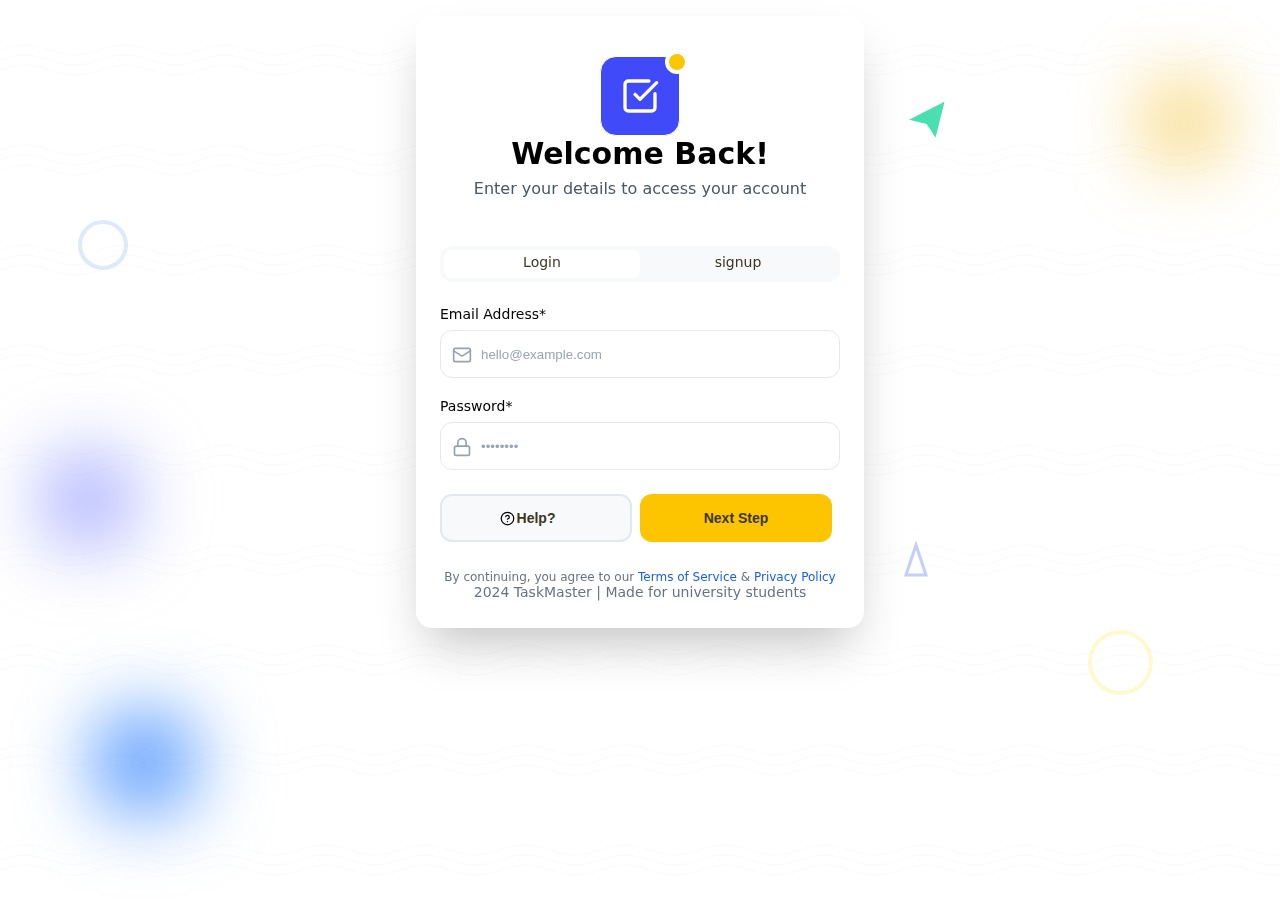
<file: index.html>
<!DOCTYPE html>
<html lang="en">

<head>
    <meta charset="UTF-8">
    <meta name="viewport" content="width=device-width, initial-scale=1.0">
    <title>Completer App</title>
    <link rel="stylesheet" href="/assets/CSS/reset.css" />
    <link rel="stylesheet" href="/assets/CSS/global.css" />
    <link rel="stylesheet" href="/assets/CSS/verification.css" />
    <script src="/assets/JavaScript/verification.js" defer></script>
    <script src="/assets/JavaScript/global.js" defer></script>
</head>

<body class="login-form">
    <section class="background" data-src="/Templates/background/background.html"></section>
    <section class="verification-page" data-src="/Templates/Login/login.html"></section>
    <section class="verification-page" data-src="/Templates/signup/signup.html"></section>
</body>

</html>
</file>
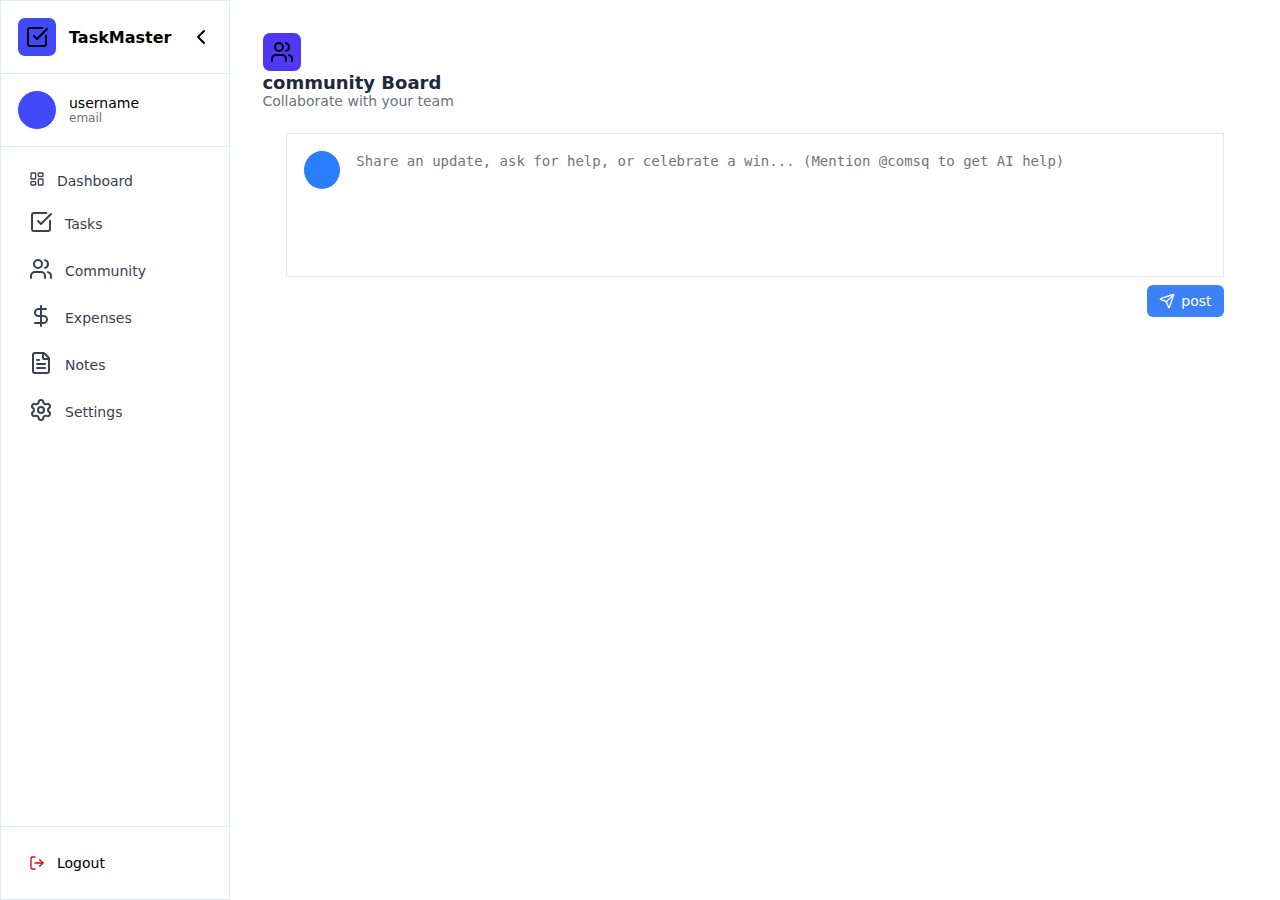
<file: community.html>
<!DOCTYPE html>
<html lang="en">

<head>
    <meta charset="UTF-8">
    <meta name="viewport" content="width=device-width, initial-scale=1.0">
    <title>Completer App</title>
    <link rel="stylesheet" href="/assets/CSS/reset.css" />
    <link rel="stylesheet" href="/assets/CSS/global.css" />
    <link rel="stylesheet" href="/assets/CSS/community.css" />
    <script src="/assets/JavaScript/global.js" defer></script>
    <script src="/assets/JavaScript/components.js" defer></script>
    <script src="/assets/JavaScript/community.js" defer></script>
</head>

<body>
    <div class="community-container completer-app-wrap">
        <div class="sidebar-container completer-app-left community-left">
            <div class="side-bar" data-src="/Templates/sidebar/sidebar.html"></div>
        </div>

        <div class="community-right completer-app-right">
            <data-card>
                <div slot="data-card_head">
                    <data-card-header>
                        <div slot="data-card_icon" class="community-data-card_icon">
                            <img src="/assets/images/svg/userDoubleIconTwo.svg" />
                        </div>
                        <div slot="data-card_header" class="community-data-card_header">
                            <h2 class="community-data-card_heading">community Board</h2>
                            <p class="community-data-card_description">Collaborate with your team</p>
                        </div>
                    </data-card-header>
                </div>

                <div slot="data-card_items" class="data-card_items">
                    <div class="community-input-wrap">
                        <div id="community-input-icon-wrap" class="community-input-icon-wrap"></div>
                        <textarea rows="3" id="community-input"
                            placeholder="Share an update, ask for help, or celebrate a win... (Mention @comsq to get AI help)"
                            class="community-input"></textarea>
                    </div>
                    <div class="community-post-button-wrap">
                    <button id="community-post-button" class="community-post-button">
                        <img src="/assets/images/svg/postArrowIcon.svg"/>
                         post</button>
                    </div>

                    <div id="community-comment-items" class="community-comment-items"> 
            </div>
                </div>
            </data-card>
        </div>
    </div>
</body>
</html>
</file>
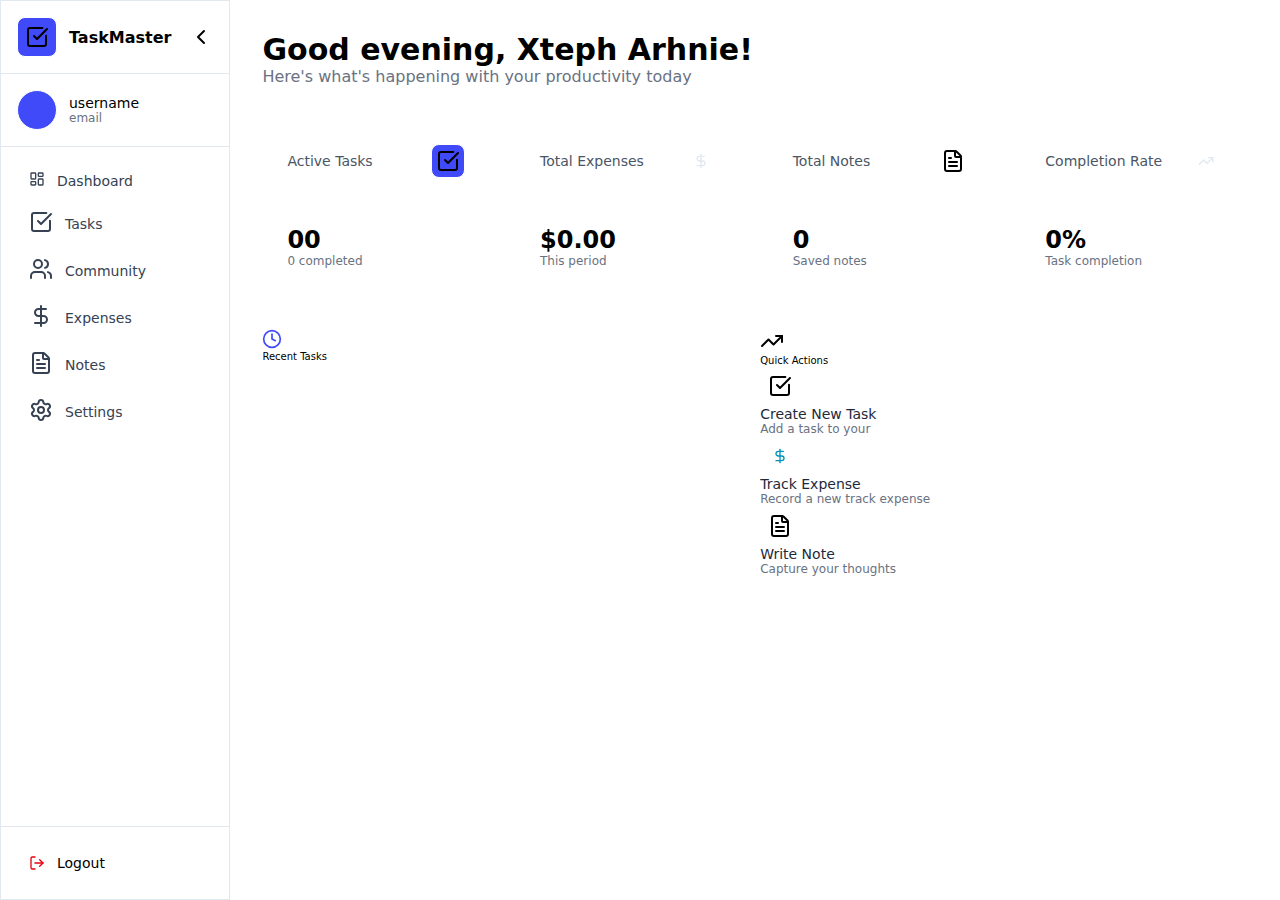
<file: dashboard.html>
<!DOCTYPE html>
<html lang="en">

<head>
  <meta charset="UTF-8">
  <meta name="viewport" content="width=device-width, initial-scale=1.0">
  <title>Completer App</title>
  <link rel="stylesheet" href="/assets/CSS/reset.css" />
  <link rel="stylesheet" href="/assets/CSS/global.css" />
  <link rel="stylesheet" href="/assets/CSS/dashboard.css" />
  <script src="/assets/JavaScript/global.js" defer></script>
  <script src="/assets/JavaScript/components.js" defer></script>
  <script src="/assets/JavaScript/dashboard.js" defer></script>
</head>

<body>
  <div class="dashboard-container completer-app-wrap">
    <div class="sidebar-container dashboard-left completer-app-left">
      <div class="side-bar" data-src="/Templates/sidebar/sidebar.html"></div>
    </div>

    <div class="dashboard-right completer-app-right" >
      <div class="dashboard-heading">
        <h2 id="user-greetings">Good evening, Xteph Arhnie!</h2>
        <p>Here's what's happening with your productivity today</p>
      </div>
      <div class="counter-card-container">
        <preview-card>
          <span slot="card-text">
            <h4 class="counter-card-heading">Active Tasks</h4>
          </span>
          <div slot="card-icon">
            <div class="preview-card_icon card-icon_checkmarkblue">
              <img src="/assets/images/svg/checkmark-one.svg" />
            </div>
          </div>
          <span slot="card-counter">
            <h3 id="dashboard-task-counter" class="card-counter">00</h3>
          </span>

          <span slot="card-counter-text">
            <p class="counter-card-summary">0 completed</p>

          </span>
        </preview-card>
        <preview-card> <span slot="card-text">
            <h4 class="counter-card-heading">Total Expenses</h4>
          </span>
          <div slot="card-icon">
            <div class="preview-card_icon card-icon_dollardarkgreen">
              <img src="/assets/images/svg/dollarOne.svg" />
            </div>
          </div>
          <span slot="card-counter">
            <h3 class="card-counter">$0.00</h3>
          </span>

          <span slot="card-counter-text">
            <p class="counter-card-summary">This period</p>

          </span>
        </preview-card>

        <preview-card>
          <span slot="card-text">
            <h4  class="counter-card-heading">Total Notes</h4>
          </span>
          <div slot="card-icon">
            <div class="preview-card_icon card-icon_noteslemon">
              <img src="/assets/images/svg/noteIcon.svg" />
            </div>
          </div>
          <span slot="card-counter">
            <h3 class="card-counter">0</h3>
          </span>

          <span slot="card-counter-text">
            <p class="counter-card-summary">Saved notes</p>

          </span>
        </preview-card>

        <preview-card>
          <span slot="card-text">
            <h4  class="counter-card-heading">Completion Rate</h4>
          </span>
          <div slot="card-icon">
            <div class="preview-card_icon card-icon_bentarrowblue">
              <img src="/assets/images/svg/bentArrow.svg" />

            </div>
          </div>
          <span slot="card-counter">
            <h3 class="card-counter">0%</h3>
          </span>

          <span slot="card-counter-text">
            <p class="counter-card-summary">Task completion</p>

          </span>
        </preview-card>
      </div>

      <div class="quick-actions-container">

        <dashboard-actions class="recent-tasks card2 ">
          <div slot="dashboard-action-icon">
            <img src="/assets/images/svg/clock.svg">
          </div>
          <span slot="dashboard-action-heading">
            <h4> Recent Tasks</h4>
          </span>

          <div slot="dashboard-actions-button">
            <div id="dashboard-recent-tasks-display-container"></div>
          
          </div>
          
        </dashboard-actions>

        <dashboard-actions class="card2">
          <div slot="dashboard-action-icon">
            <img src="/assets/images/svg/bentArrowTwo.svg" />
          </div>
          <span slot="dashboard-action-heading">
            <h4> Quick Actions</h4>
          </span>

          <div slot="dashboard-actions-button">
            <quick-action-button>
              <div slot="quick-action-button-icon">
                <div class="quick-action-button-icon-wrap icon-checkmark-blue">
                  <img src="/assets/images/svg/checkmarkFour.svg" />
                </div>
              </div>
              <span slot="quick-action-button-text">
                <h3 class="quick-action-button-heading">Create New Task</h3>
              </span>
              <span slot="quick-action-button-span">
                <span class="quick-action-button-description">Add a task to your</span>
              </span>
            </quick-action-button>

            <quick-action-button>
              <div slot="quick-action-button-icon">
                <div class="quick-action-button-icon-wrap icon-dollar-green ">
                  <img src="/assets/images/svg/dollarThree.svg" />
                </div>
              </div>
              <span slot="quick-action-button-text">
                <h3 class="quick-action-button-heading">Track Expense</h3>
              </span>
              <span slot="quick-action-button-span">
                <span class="quick-action-button-description">Record a new track expense</span>
              </span>
            </quick-action-button>

            <quick-action-button>
              <div slot="quick-action-button-icon">
                <div class="quick-action-button-icon-wrap icon-note-green ">
                  <img src="/assets/images/svg/noteIconThree.svg" />
                </div>
              </div>
              <span slot="quick-action-button-text">
                <h3 class="quick-action-button-heading">Write Note</h3>
              </span>
              <span slot="quick-action-button-span">
                <span class="quick-action-button-description">Capture your thoughts</span>
              </span>
            </quick-action-button>
          </div>

        </dashboard-actions>


      </div>
    </div>
  </div>
</body>

</html>
</file>
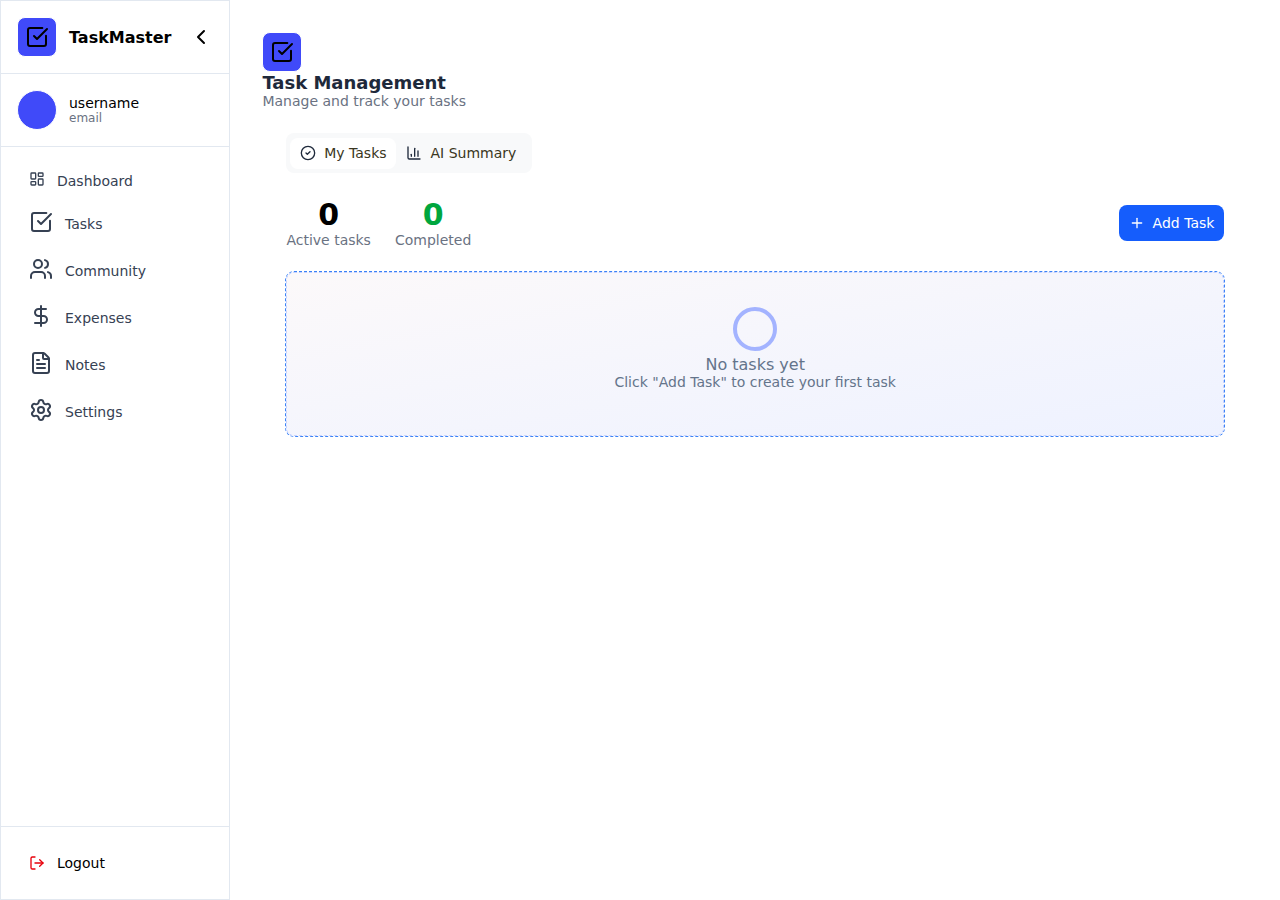
<file: task.html>
<!DOCTYPE html>
<html lang="en">

<head>
    <meta charset="UTF-8">
    <meta name="viewport" content="width=device-width, initial-scale=1.0">
    <title>Completer App</title>
    <link rel="stylesheet" href="/assets/CSS/reset.css" />
    <link rel="stylesheet" href="/assets/CSS/global.css" />
    <link rel="stylesheet" href="/assets/CSS/task.css" />
    <script src="/assets/JavaScript/global.js" defer></script>
    <script src="/assets/JavaScript/components.js" defer></script>
    <script src="/assets/JavaScript/task.js" defer></script>
</head>

<body>
    <div class="taskbar-container completer-app-wrap">
        <div class="sidebar-container completer-app-left taskbar-left">
            <div class="side-bar" data-src="/Templates/sidebar/sidebar.html"></div>
        </div>

        <div class="taskbar-right completer-app-right">
            <data-card>
                <div slot="data-card_head">
                    <data-card-header>
                        <div slot="data-card_icon" class="taskbar-data-card_icon">
                            <img src="/assets/images/svg/checkmarkSix.svg" />
                        </div>
                        <div slot="data-card_header" class="taskbar-data-card_header">
                            <h2 class="taskbar-data-card_heading">Task Management</h2>
                            <p class="taskbar-data-card_description">Manage and track your tasks</p>
                        </div>
                    </data-card-header>
                </div>

                <div slot="data-card_items" class="data-card_items">
                    <div class="task-data-card_button-wrap">
                        <button class="taskbar-data-card_button taskbar-data-card_button--active">
                            <img src="/assets/images/svg/circleCheckmark.svg" />
                            My Tasks</button>
                        <button class="taskbar-data-card_button">
                            <img src="/assets/images/svg/analyticsIcon.svg" />
                            AI Summary</button>
                    </div>
                     <div class="taskbar-add-task-section">
                        <div class="taskbar-counter-wrap">
                    <div class="taskbar-counter">
                        <span id="active-tasks-counter" class="task-counter active-tasks-counter">0</span>
                        <p class="taskbar-counter_description">Active tasks</p>
                    </div>
                    <div class="taskbar-counter">
                        <span class="task-counter task-counter--completed">0</span>
                        <p class="taskbar-counter_description">Completed</p>
                    </div>
                    </div>

                     <button onclick="displayCreateTaskForm()" id="add-task-button" class="taskbar-add-task_button"> 
                        <img src="/assets/images/svg/plusIcon.svg"/>
                        Add Task</button>
                </div>

                <div id="tasks-display-active-container" class="tasks-display-active-container">

                
                </div>
                    
                <div id="create-task-form-container" class="create-task-form-container">
                    <div id="blur-form-container" class="blur-form-container"></div>
                <form id="create-task-form" class="create-task-form">
                    <div id="create-task-form-close-x-container" class="create-task-form-close-x-container">
                        <img id="create-task-form-close-x"src="/assets/images/svg/xIcon.svg"/>
                    </div>
                    <h2 class="create-task-form_header">
                        <img src="/assets/images/svg/aiIconOne.svg"/>
                        Create new task</h2>
                        <p class="create-task-form_description">Add a new task to your productivity list</p>
                        <label class="create-task-form_text-input-label">Title</label>
                        <div class="create-task-form-input-button-wrap">
                        <input id="create-task-form_input" class=" create-task-form_input--focus create-task-form_input" type="text" placeholder="Enter task title"/>
                        <button class="create-task-form-ai-button">
                            <img src="/assets/images/svg/aiIconTwo.svg"/>
                        </button>
                        </div>
                        <label class="create-task-form_text-input-label">Description</label>
                        <div>
                        <textarea id="create-task-form_textarea" class="create-task-form_input--focus create-task-form_textarea" placeholder="Add task details..."></textarea>
                        </div>
                        <div class="create-task-form_options-wrap">
                            <div class="create-task-form_priority-wrap">
                            <label class="create-task-form_priority-label">Priority</label>
                            <select id="create-task-form_options" class="create-task-form_priority-input">
                                <option>Low</option>
                                <option>Medium</option>
                                <option>High</option>
                            </select>
                            </div>
                            <div>
                                <label class="create-task-form_priority-label">Due date</label>
                                <div>
                                <input id="create-task-form_date-input" class="create-task-form_priority-input" type="date"/>
                                </div>
                            </div>
                        </div>
                        <div class="create-task-form_button-wrap">
                                <button id="create-task-form_cancel-button" class="create-task-form_cancel-button">Cancel</button>
                                <button id="create-task-form_create-task-button" class="create-task-form_create-task-button">Create Task</button>
                            </div>

                </form>
                </div>

                </div>

               
            </data-card>

        </div>
</body>

</html>
</file>
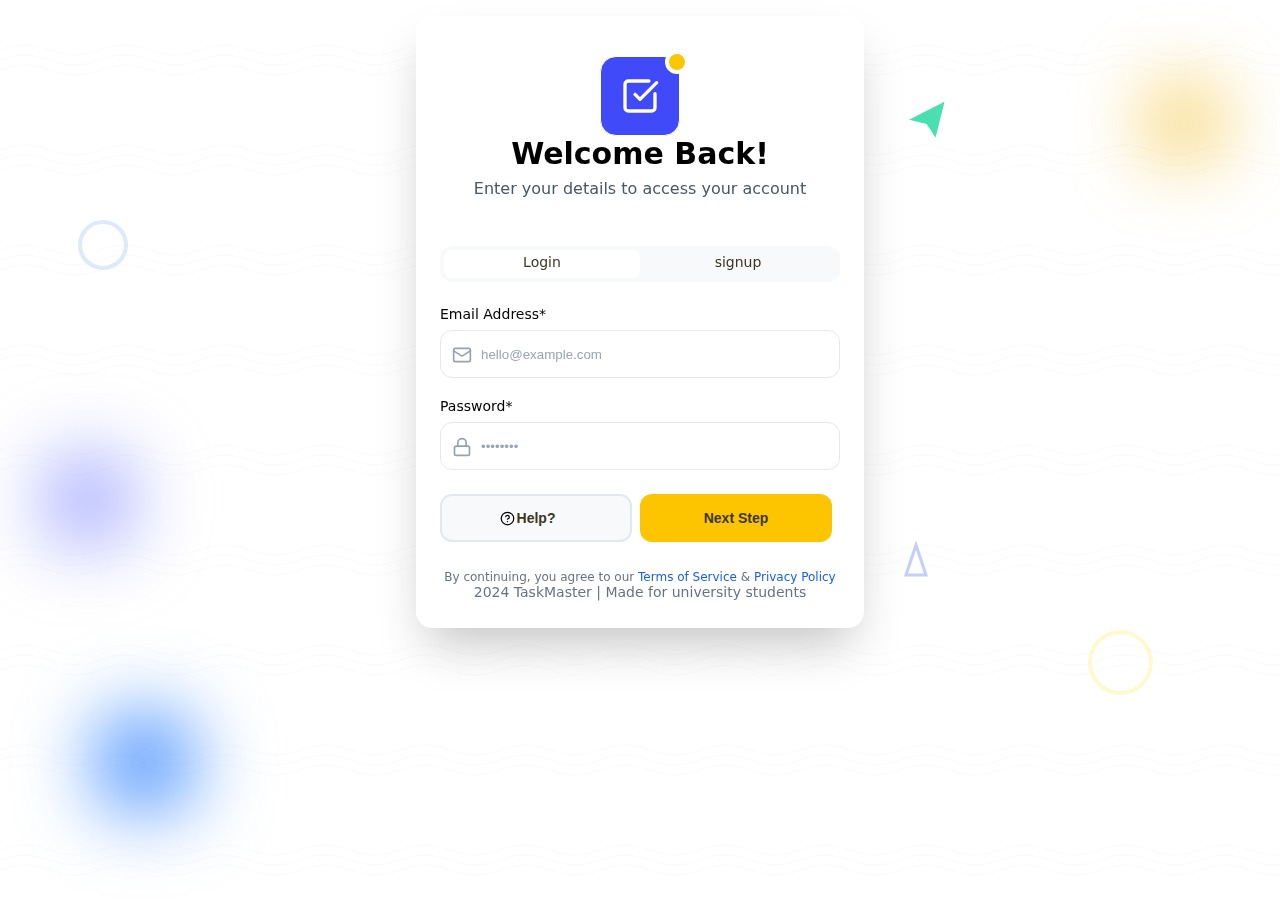
<file: verify.html>
<!DOCTYPE html>
<html lang="en">

<head>
    <meta charset="UTF-8">
    <meta name="viewport" content="width=device-width, initial-scale=1.0">
    <title>Completer App</title>
    <link rel="stylesheet" href="/assets/CSS/reset.css" />
    <link rel="stylesheet" href="/assets/CSS/global.css" />
    <link rel="stylesheet" href="/assets/CSS/verify.css" />
    <script src="/assets/JavaScript/verify.js" defer></script>
    <script src="/assets/JavaScript/global.js" defer></script>
</head>

<body class="login-form">
    <section class="background" data-src="/Templates/background/background.html"></section>
    <section class="verification-page" data-src="/Templates/Login/login.html"></section>
    <section class="verification-page" data-src="/Templates/signup/signup.html"></section>
</body>

</html>
</file>
<file: assets/CSS/global.css>
:root {
    font-size: 10px;
    font-family: ui-sans-serif, system-ui, sans-serif, "Apple Color Emoji", "Segoe UI Emoji", "Segoe UI Symbol", "Noto Color Emoji";
    --white-color: #fff;
    --checkmark-blue: #404af9;
    --heading-black: #101828;
    --input-gray: #9aa4b3;
    --button-yellow: #fcc500;
    --button-gray: #f8f9fa;
    --signup-gray: #f3f4f6;
    --text-black: #3a3621;
    --login-footer-gray: #868c99;
    --tiny-circle-yellow: #fdc700;
    --no-fill-circle-purple: #deeafa;
    --no-fill-circle-yellow: #fff085;
    --animated-circle-yellow: #f0b100;
    --animated-circle-blue: #2b7fff;
    --animated-circle-purple: #7c86ff;
    --footer-terms-gray: #6a7282;
}

@keyframes blink {
    0%,
    100% {
        opacity: 0.2;
    }
    50% {
        opacity: 1;
    }

}

@keyframes bounce {
    0%,
    100% {
        transform: translateY(-25%);
        animation-timing-function: cubic-bezier(0.8, 0, 1, 1);
    }
    50% {
        transform: translateY(0);
        animation-timing-function: cubic-bezier(0, 0, 0.2, 1);
    }
}
</file>
<file: assets/CSS/verification.css>
.login-form .login-form-main {
    display: flex;
}

.login-form .signup-form-main {
    display: none;
}

.login-form .login-toggle {
    background: var(--white-color);
    border-radius: 0.8rem;
}

.signup-form .signup-form-main {
    display: flex;
}

.signup-form .login-form-main {
    display: none;
}

.signup-form .signup-toggle {
    background: var(--white-color);
    border-radius: 0.8rem;
}
</file>
<file: assets/CSS/community.css>
.community-container {
    display: flex;
    background: var(--body-background);
    height: 100vh;

}

.community-left {
    width: 18%;
    height: 100%;
    transition: width 0.4s;

}

.community-right {
    width: 82%;
    height: 100%;
    display: flex;
    flex-direction: column;
    gap: 3.3rem;
    padding: 3.2rem;
    transition: width 0.4s;
    overflow-y: scroll;
}

.community-data-card_icon {
    background: #4f39f6;
    width: 4rem;
    height: 4rem;
    border-radius: 0.8rem;
    border: 1px solid var(--white-color);
    display: flex;
    align-items: center;
    justify-content: center;
}

.community-data-card_heading {
    font-size: 1.8rem;
    color: #1e293b;
    font-weight: 600;
    font-family: var(--font-family);

}

.community-data-card_description {
    font-size: 1.4rem;
    color: #6a7282;
    font-family: var(--font-family);

}

.data-card_items {
    padding: 2.4rem;
    box-sizing: border-box;
    
}

.community-input-wrap {
    width: 100%;
    min-height: 14.4rem;
    border: 1px solid #e2e8f0;
    box-sizing: border-box;
    display: flex;
    padding: 16px 16px 24px 16px;
    gap: 1.2rem;
}

.community-input-icon-wrap {
    background: #2b7fff;
    width: 4rem;
    height: 4rem;
    border-radius: 50%;
    border: 1px solid var(--white-color);
    display: flex;
    align-items: center;
    justify-content: center;
    color: var(--white-color);
    box-sizing: border-box;
    font-size: 16px;
}

.community-input {
    border: 0.7px solid var(--white-color);
    box-sizing: border-box;
    width: 100%;
    min-height: 6.4rem;
    border-radius: 0.6rem;
    outline: none;
    resize: none;
    font-size: 1.4rem;
}


.community-input:focus {
    border: 0.1rem solid #6366f1;
    outline: 0.3rem solid #3b83f697;
}

.community-post-button-wrap {
    display: flex;
    justify-content: flex-end;
    margin-top: 0.8rem;

}

.community-post-button {
    background: #3b82f6;
    border: none;
    border-radius: 0.6rem;
    font-size: 1.4rem;
    display: flex;
    align-items: center;
    justify-content: center;
    width: 7.7rem;
    height: 3.2rem;
    color: var(--white-color);
    gap: 0.6rem;
    font-family: var(--font-family);
}


.community-comment-items {
    margin-top: 10px;
}


.community-comment-item {
    padding: 2rem;
    display: flex;
    border-radius: 1rem;
    align-items: start;
    gap: 1rem;
    border: 1px solid #e2e8f0;
    margin-bottom: 1rem;
    font-family: var(--font-family);
}

.community-comment-item-icon {
    width: 5rem;
    height: 5rem;
    display: flex;
    align-items: center;
    justify-content: center;
    font-size: 2rem;
    color: #ffffff;
    background: linear-gradient(to right bottom in oklab, rgb(43, 127, 255) 0%, rgb(173, 70, 255) 100%);
    border-radius: 100%;
    
}

.community-comment-item:hover {
    box-shadow: var(--card-box-shadow);
}

.community-comment-item-info {
    display: flex;
    flex-direction: column;
    font-size: 1.6rem;
    gap: 1rem;
    font-family: var(--font-family);
}

.community-comment-item-description {
    color: #6a7282;
    font-family: var(--font-family);
}

.community-comment-item-time {
    margin-left: auto;
    margin-bottom: auto;
    font-size: 1.3rem;
    color: #6a7282;
    font-family: var(--font-family);
}
</file>
<file: assets/CSS/dashboard.css>
.dashboard-container {
    display: flex;
    background: var(--body-background);
    height: 100vh;

}

.dashboard-left {
    width: 18%;
    height: 100%;
    transition: width 0.4s;

}

.dashboard-right {
    width: 82%;
    height: 100%;
    display: flex;
    flex-direction: column;
    gap: 3.3rem;
    padding: 3.2rem;
    transition: width 0.4s;
    overflow-y: scroll;
}


.dashboard-heading h2 {
    font-size: 3rem;
    font-weight: 700;
}

.dashboard-heading p {
    font-size: 1.6rem;
    color: #6a7282;
}


.counter-card-container {
    display: grid;
    grid-template-columns: repeat(4, 1fr);
    gap: 2.5rem;
}



.quick-actions-container {
    display: flex;
    gap: 1rem;
    width: 100%;
}

.card2 {
    width: 50%;
}

.preview-card_icon {

    width: 3.2rem;
    height: 3.2rem;
    border-radius: 0.8rem;
    border: 1px solid var(--white-color);
    display: flex;
    align-items: center;
    justify-content: center;

}

.card-counter {
    font-weight: 700;
    font-size: 2.4rem;
}

.counter-card-heading {
    color: #4a5565;
    font-size: 1.4rem;
    font-weight: 500;
}

.counter-card-summary {
    color: #6a7282;
    font-size: 1.2rem;
}

.card-icon_checkmarkblue {
    background: var(--checkmark-blue);

}

.card-icon_dollardarkgreen {
    background: var(--dollar-sign-green);
}

.card-icon_noteslemon {

    background: var(--notes-icon-green);
}

.card-icon_bentarrowblue {
    background: var(--bent-arrow-blue);
}

.quick-action-button-icon-wrap {
    width: 4rem;
    height: 4rem;
    border-radius: 0.8rem;
    border: 1px solid var(--white-color);
    display: flex;
    align-items: center;
    justify-content: center;

}

.quick-action-button-heading {
    font-size: 1.4rem;
    font-weight: 500;
    color: #1e293b;
}

.quick-action-button-description {
    font-size: 1.2rem;
    color: #6a7282;
    font-weight: 500;

}

.icon-checkmark-blue {
    background: var(--checkmark-background-lightblue);
}

.icon-dollar-green {
    background: var(--dollar-sign-light-green);
}

.icon-note-green {
    background: var(--notes-icon-light-green);
}

.recent-tasks-checkmark-wrap {
    display: flex;
    justify-content: center;
    flex-direction: column;
    align-items: center;
    gap: 1.2rem;
    padding: 2.5rem;
}

.recent-tasks-checkmark-wrap p {
    color: #707887;
    font-size: 1.4rem;
}

.dashboard-tasks-display-active{
    display: flex;
    background: var(--white-color);
    border: 1px solid #e2e8f0;
    width: 100%;
    border-radius: 12px;
    box-sizing: border-box;
    gap: 1.2rem;
    align-items: start;
    padding:16px 24px;
    margin-bottom: 10px;
}


.dashboard-tasks-display-active_description-wrap{
    display: flex;
    flex-direction: column;
    gap: 4px;
    padding-bottom: 15px;
}

.dashboard-tasks-display-active_title{
    font-size: 1.4rem;
    color: #1e293b;

}


.dashboard-tasks-display-active_date{
    color:#6a7282;
    font-size: 1.2rem;
}

.dashboard-tasks-display-active_priority-wrap{
    margin-left: auto;
    padding-bottom: auto;
    display:flex;
    gap: 1rem;
}

.dashboard-tasks-display-active_priority-stats{
    color:#d08700;
    background: #fefce8;
    padding: 2px 8px;
    border-radius: 6px;
    box-sizing: border-box;
    font-weight: 500;
    text-align: center;
    font-size: 1.2rem;
    border: 1px solid #fff085;

}

.dashboard-tasks-display-active-container{
    display: flex;
    flex-direction: column;
}
</file>
<file: assets/CSS/task.css>
.taskbar-container {
    display: flex;
    background: var(--body-background);
    height: 100vh;

}

.taskbar-left {
    width: 18%;
    height: 100%;
    transition: width 0.4s;

}

.taskbar-right {
    width: 82%;
    height: 100%;
    display: flex;
    flex-direction: column;
    gap: 3.3rem;
    padding: 3.2rem;
    transition: width 0.4s;
    overflow-y: scroll;
}

.taskbar-data-card_icon {
    background: var(--checkmark-blue);
    width: 4rem;
    height: 4rem;
    border-radius: 0.8rem;
    border: 1px solid var(--white-color);
    display: flex;
    align-items: center;
    justify-content: center;
}

.taskbar-data-card_heading {
    font-size: 1.8rem;
    color: #1e293b;
    font-weight: 600;
    font-family: var(--font-family);

}

.taskbar-data-card_description {
    font-size: 1.4rem;
    color: #6a7282;
    font-family: var(--font-family);

}

.data-card_items {
    padding: 2.4rem;
    box-sizing: border-box;
}


.task-data-card_button-wrap {
    display: flex;
    background: var(--button-gray);
    width: 24.6rem;
    height: 4rem;
    align-items: center;
    text-align: center;
    border-radius: 0.8rem;
    padding: 0.4rem;
    margin-bottom: 2.4rem;
    box-sizing: border-box;
    gap: 1.2rem;

}

.taskbar-data-card_button {
    width: 10.6rem;
    height: 3.1rem;
    color: var(--text-black);
    font-size: 1.4rem;
    padding: 0.6rem 1.2rem;
    font-weight: 500;
    background: transparent;
    border: none;
    display: flex;
    align-items: center;
    justify-content: center;
    gap: 0.8rem;
    box-sizing: border-box;
    white-space: nowrap;
    font-family:var(--font-family);;
}

.taskbar-add-task-section {
    display: flex;
    justify-content: space-between;
    align-items: center;
    box-sizing: border-box;
    margin-bottom: 2.4rem;
}

.taskbar-counter-wrap {
    display: flex;
    gap: 2.4rem;
    align-items: center;
}

.taskbar-counter {
    display: flex;
    flex-direction: column;
    align-items: center;
}

.taskbar-add-task_button {
    background: #155dfc;
    display: flex;
    align-items: center;
    border-radius: 0.8rem;
    border: none;
    color: var(--white-color);
    font-size: 1.4rem;
    justify-content: center;
    height: 3.6rem;
    width: 10.5rem;
    box-sizing: border-box;
    font-weight: 500;
    gap: 0.8rem;
    font-family: var(--font-family);
}


.task-counter {
    font-size: 3rem;
    font-weight: 600;
    font-family: var(--font-family);
}

.task-counter--completed {
    color: #00a63e;
    font-family: var(--font-family);
}

.taskbar-counter_description {
    font-size: 1.4rem;
    color: #6a7282;
    font-family: var(--font-family);
}

.tasks-display-default {
    width: 100%;
    min-height: 16.4rem;
    border: none;
    padding: 3.2rem 3.2rem 2.4rem 3.2rem;
    text-align: center;
    outline: 1px dashed #3b82f6;
    border: 1px dashed #c6d2ff;
    box-sizing: border-box;
    border-radius: 0.8rem;
    background-image: linear-gradient(to bottom right, #fcf9fa, #eef2ff);
    font-family: var(--font-family);

}

.tasks-display-description1 {
    color: #64748b;
    font-size: 1.6rem;
    font-family: var(--font-family);
}

.tasks-display-description2 {
    color: #64748b;
    font-size: 1.4rem;
    font-family: var(--font-family);
}

.create-task-form {
    width: 51.2rem;
    height: 41.5rem;
    padding: 24px;
    background: #f8f9fa;
    border-radius: 1.2rem;
    box-sizing: border-box;
    display: flex;
    flex-direction: column;
    gap: 8px;
    border: 0.7px solid #e2e8f0;
    position: absolute;
    top: 18%;
    left: 31%;
    display: none;

}

.create-task-form_header {
    font-size: 2rem;
    color: #1e293b;
    font-weight: 600;
    display: flex;
    align-items: center;
    gap: 8px;
    font-family: var(--font-family);

}

.create-task-form_description {
    font-size: 1.4rem;
    color: #64748b;
    margin-bottom:15px;
    font-family: var(--font-family);
}

.create-task-form_text-input-label {
    font-size: 1.4rem;
    color: #1e293b;
    font-weight: 500;
    margin-bottom: 8px;
    font-family: var(--font-family);
   
}

.create-task-form_input {
    height: 4rem;
    width: 100%;
    font-weight: 400;
    background: var(--white-color);
    border-radius: 6px;
    border: none;
    box-sizing: border-box;
    padding: 4px 12px;
    outline: none;
    margin-bottom: 10px;
    font-family: var(--font-family);
}

.create-task-form_textarea {
    background: var(--white-color);
    resize: none;
    min-height: 6.4rem;
    padding: 8px 12px;
    box-sizing: border-box;
    width: 100%;
    border: none;
    border-radius: 6px;
    outline: none;
    margin-bottom: 10px;
    font-family: var(--font-family);
}

.create-task-form_options-wrap {
    display: flex;
    justify-content: space-between;
    margin-bottom: 16px;
    font-family: var(--font-family);
}

.create-task-form_priority-label {
    font-size: 1.4rem;
    color: #1e293b;
    font-weight: 500;
    margin-bottom: 8px;
    font-family: var(--font-family);
}

.create-task-form_priority-input {
    background: var(--white-color);
    display: flex;
    align-items: center;
    border: none;
    border-radius: 6px;
    color: #1e293b;
    font-size: 1.4rem;
    width: 22.3rem;
    height: 4rem;
    padding: 4px 12px;
    box-sizing: border-box;
    font-family: var(--font-family);

}


.create-task-form_priority-wrap {
    display: flex;
    flex-direction: column;
}

.create-task-form_button-wrap {
    display: flex;
    justify-content: flex-end;
    gap: 8px;
}

.create-task-form_cancel-button {
    background: var(--white-color);
    border-radius: 6px;
    color: #1e293b;
    height: 3.6rem;
    width: 7.5rem;
    border: none;
    box-sizing: border-box;
    padding: 8px 16px;
    font-family: var(--font-family);
}

.create-task-form_create-task-button {
    background: #3b82f6;
    border-radius: 6px;
    color: var(--white-color);
    height: 3.6rem;
    width: 10.3rem;
    border: none;
    box-sizing: border-box;
    padding: 8px 16px;
    font-family: var(--font-family);
}

.create-task-form-ai-button {
    background: #f8f9fa;
    width: 4.1rem;
    height: 3.6rem;
    border: none;
    border-radius: 6px;
    box-sizing: border-box;
    font-family: var(--font-family);

}

.create-task-form-input-button-wrap {
    display: flex;
    gap: 8px
}

.create-task-form_input--focus:focus {
    border: 0.1rem solid #6366f1;
    outline: 0.3rem solid #3b83f697;
}

.create-task-form-container{
    position: fixed;
    top: 0;
    left: 0;
    width: 100vw;
    height: 100vh;
    display: none;
    backdrop-filter: blur(0.2px);
     
}

.blur-form-container{
    position: absolute;
    top: 0;
    left: 0;
    width: 100vw;
    height: 100vh;
    display:none;
    background: #00000077; 
}

.create-task-form-close-x-container{
    display: flex;
    justify-content: flex-end;

}

.tasks-display-active-container {
    margin-top:20px;
}


.tasks-display-active{
    display: flex;
    background: var(--white-color);
    border: 1px solid #e2e8f0;
    width: 100%;
    border-radius: 12px;
    box-sizing: border-box;
    gap: 1.2rem;
    align-items: start;
    padding:16px 24px;
    margin-bottom: 10px;
}

.tasks-display-active:hover{
     box-shadow: var(--card-box-shadow);
}

.tasks-display-active_description-wrap{
    display: flex;
    flex-direction: column;
    gap: 4px;
    padding-bottom: 15px;
    font-family: var(--font-family);
}

.tasks-display-active_title{
    font-size: 1.6rem;
    color: #1e293b;
    font-family: var(--font-family);

}

.tasks-display-active_description{
    font-size: 1.4rem;
    color: #4a5565;
    font-family: var(--font-family);
}

.tasks-display-active_date{
    color:#6a7282;
    font-size: 1.2rem;
    font-family: var(--font-family);
}

.tasks-display-active_icon-wrap{
    margin-left: auto;
    padding-bottom: auto;
    display:flex;
    gap: 1rem;
}

.tasks-display-active_priority-stats{
    color: var(--white-color);
    background: #00c951;
    padding: 2px 8px;
    border-radius: 6px;
    box-sizing: border-box;
    font-weight: 500;
    text-align: center;
    font-size: 1.2rem;
    font-family: var(--font-family);

}

.tasks-display-active-container{
    display: flex;
    flex-direction: column;
}

.taskbar-data-card_button--active{
     background: var(--white-color);
    border-radius: 0.8rem;
}
</file>
<file: assets/CSS/verify.css>
.login-form .login-form-main {
    display: flex;
}

.login-form .signup-form-main {
    display: none;
}

.login-form .login-toggle {
    background: var(--white-color);
    border-radius: .8rem;
}

.signup-form .signup-form-main {
    display: flex;
}

.signup-form .login-form-main {
    display: none;
}

.signup-form .signup-toggle {
    background: var(--white-color);
    border-radius: .8rem;
}
</file>
